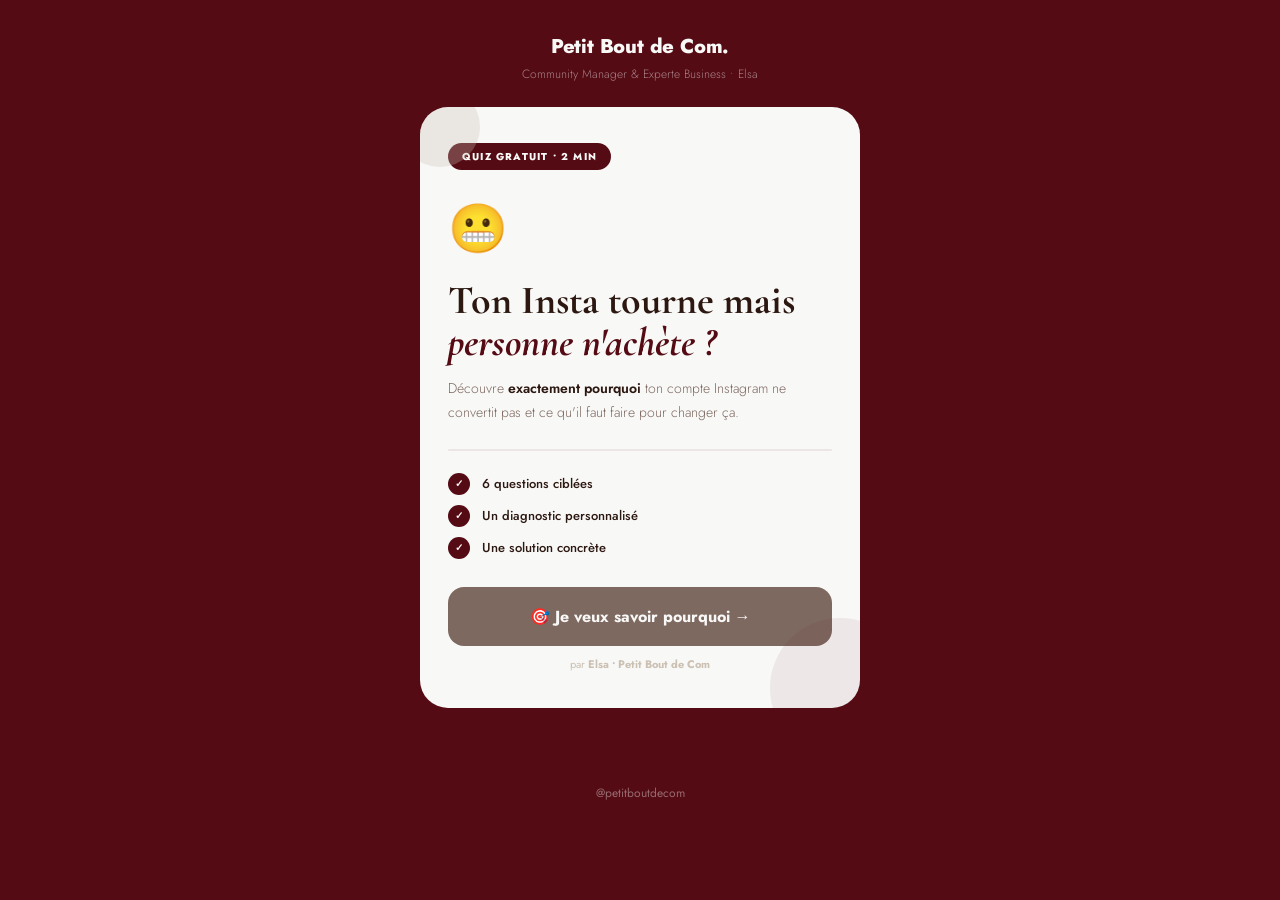
<file: index.html>
<!DOCTYPE html>
<html lang="fr">
<head>
  <meta charset="UTF-8" />
  <meta name="viewport" content="width=device-width, initial-scale=1.0" />
  <title>Petit Bout de Com • Elsa</title>
  <link href="https://fonts.googleapis.com/css2?family=Cormorant+Garamond:ital,wght@0,700;0,900;1,700&family=Jost:wght@300;400;500;600;700;800&display=swap" rel="stylesheet" />
  <style>
    * { box-sizing: border-box; margin: 0; padding: 0; }
    body { background: #550B14; min-height: 100vh; font-family: 'Jost', sans-serif; }
    .logo-bar { text-align: center; padding: 32px 20px 24px; }
    .logo-text { font-size: 20px; font-weight: 800; color: #F8F8F7; letter-spacing: -0.01em; }
    .tagline { font-size: 12px; color: rgba(248,248,247,0.5); font-weight: 300; margin-top: 4px; }
    .page-wrap { max-width: 480px; margin: 0 auto; padding: 0 20px 48px; }
    .card { background: #F8F8F7; border-radius: 28px; padding: 36px 28px; position: relative; overflow: hidden; animation: fadeIn 0.5s ease both; }
    .deco1 { position: absolute; width: 140px; height: 140px; border-radius: 50%; background: rgba(85,11,20,0.07); bottom: -50px; right: -50px; }
    .deco2 { position: absolute; width: 80px; height: 80px; border-radius: 50%; background: rgba(203,192,178,0.3); top: -20px; left: -20px; }
    .badge { display: inline-block; background: #550B14; color: #F8F8F7; font-size: 10px; font-weight: 800; letter-spacing: 0.12em; text-transform: uppercase; padding: 6px 14px; border-radius: 100px; margin-bottom: 24px; }
    .emoji { font-size: 48px; margin-bottom: 16px; display: block; }
    h1 { font-family: 'Cormorant Garamond', serif; font-size: 40px; font-weight: 900; line-height: 1.05; margin-bottom: 14px; color: #2C1810; }
    h1 em { color: #550B14; font-style: italic; }
    p.desc { color: #7E6961; font-size: 14px; font-weight: 300; line-height: 1.7; margin-bottom: 24px; }
    .divider { height: 2px; background: rgba(85,11,20,0.08); margin-bottom: 22px; border-radius: 2px; }
    .check { display: flex; align-items: center; gap: 12px; margin-bottom: 10px; }
    .check-dot { width: 22px; height: 22px; border-radius: 50%; background: #550B14; display: flex; align-items: center; justify-content: center; font-size: 10px; color: #F8F8F7; font-weight: 800; flex-shrink: 0; }
    .check span { font-size: 13px; color: #2C1810; font-weight: 500; }
    .cta { display: block; width: 100%; background: #7E6961; color: #F8F8F7; border-radius: 16px; padding: 18px 20px; font-size: 16px; font-weight: 700; text-align: center; text-decoration: none; transition: all 0.2s; margin-top: 28px; margin-bottom: 10px; }
    .cta:hover { opacity: 0.88; transform: scale(0.98); }
    .cta-note { text-align: center; color: #CBC0B2; font-size: 11px; }
    .footer { text-align: center; padding: 24px; }
    .footer a { color: rgba(248,248,247,0.4); text-decoration: none; font-size: 12px; }
    @keyframes fadeIn { from { opacity:0; transform:translateY(20px); } to { opacity:1; transform:translateY(0); } }
  </style>
</head>
<body>
  <div class="logo-bar">
    <div class="logo-text">Petit Bout de Com.</div>
    <div class="tagline">Community Manager & Experte Business • Elsa</div>
  </div>
  <div class="page-wrap">
    <div class="card">
      <div class="deco1"></div>
      <div class="deco2"></div>
      <span class="badge">Quiz gratuit • 2 min</span>
      <span class="emoji">😬</span>
      <h1>Ton Insta tourne mais <em>personne n'achète ?</em></h1>
      <p class="desc">Découvre <strong style="color:#2C1810;font-weight:600">exactement pourquoi</strong> ton compte Instagram ne convertit pas et ce qu'il faut faire pour changer ça.</p>
      <div class="divider"></div>
      <div class="check"><div class="check-dot">✓</div><span>6 questions ciblées</span></div>
      <div class="check"><div class="check-dot">✓</div><span>Un diagnostic personnalisé</span></div>
      <div class="check"><div class="check-dot">✓</div><span>Une solution concrète</span></div>
      <a href="quiz.html" class="cta">🎯 Je veux savoir pourquoi →</a>
      <p class="cta-note">par <strong>Elsa • Petit Bout de Com</strong></p>
    </div>
  </div>
  <div class="footer"><a href="https://www.instagram.com/petitboutdecom/" target="_blank">@petitboutdecom</a></div>
</body>
</html>
</file>
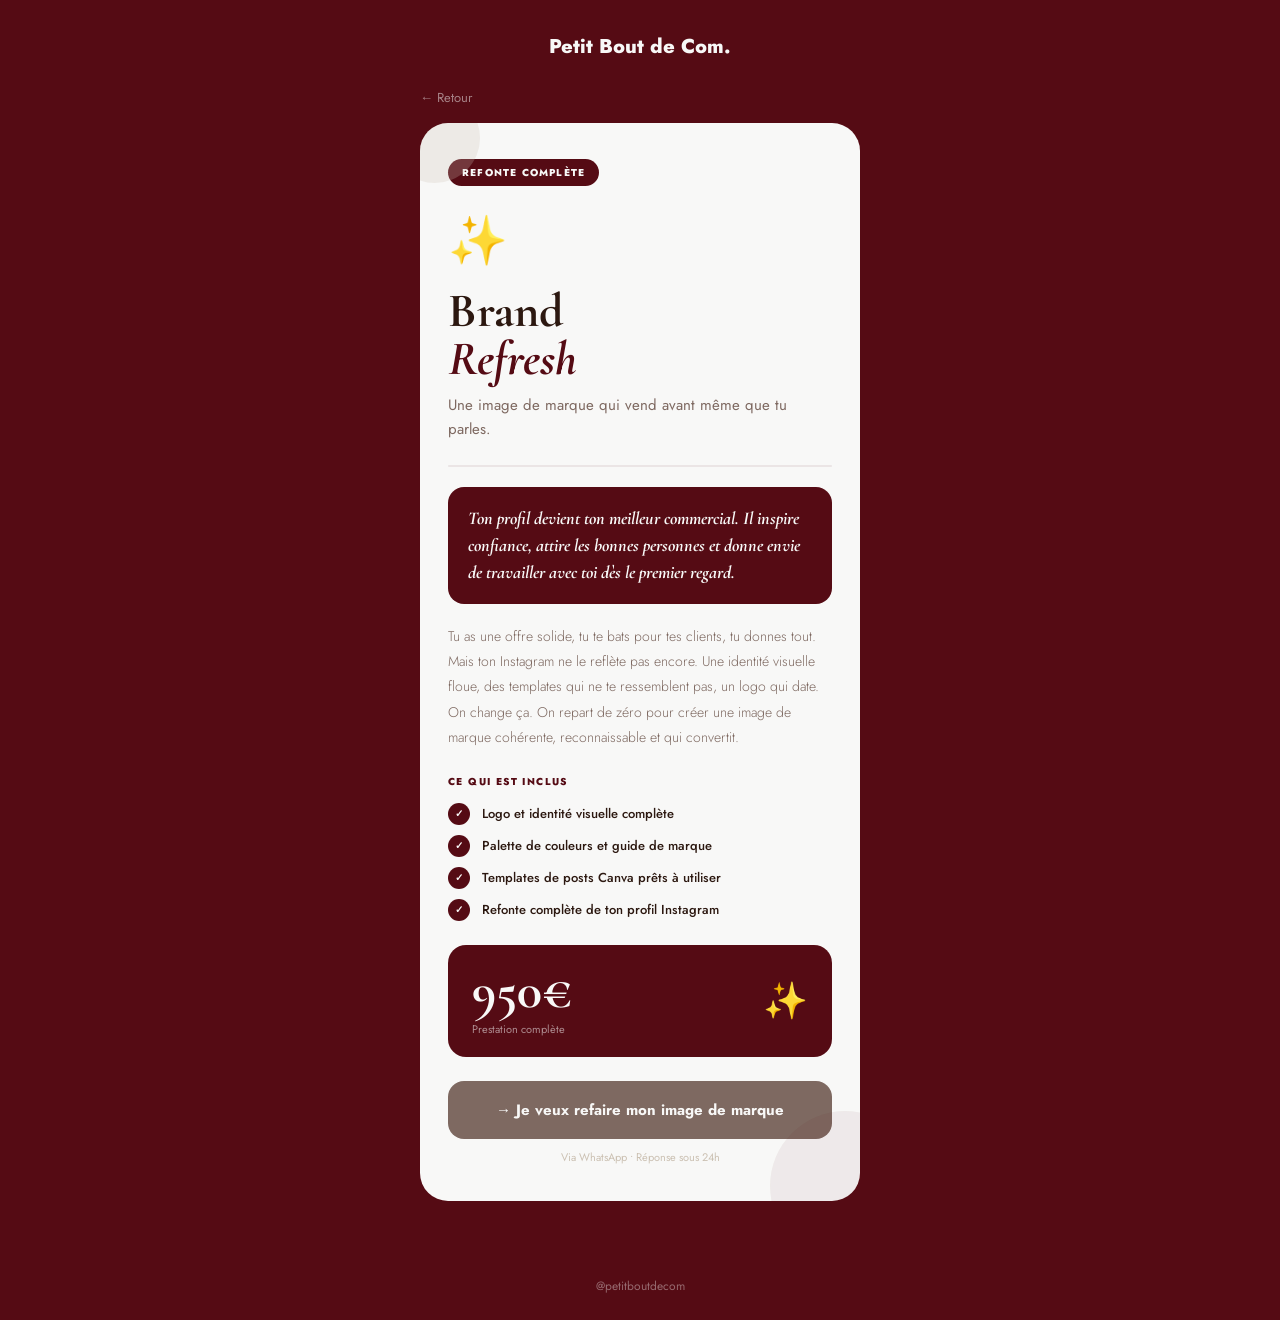
<file: brand-refresh.html>
<!DOCTYPE html>
<html lang="fr">
<head>
  <meta charset="UTF-8" /><meta name="viewport" content="width=device-width, initial-scale=1.0" />
  <title>Brand Refresh • Petit Bout de Com</title>
  <link href="https://fonts.googleapis.com/css2?family=Cormorant+Garamond:ital,wght@0,700;0,900;1,700&family=Jost:wght@300;400;500;600;700;800&display=swap" rel="stylesheet" />
  <style>
    * { box-sizing: border-box; margin: 0; padding: 0; }
    body { background: #550B14; min-height: 100vh; font-family: 'Jost', sans-serif; }
    .logo-bar { text-align: center; padding: 32px 20px 24px; }
    .logo-text { font-size: 20px; font-weight: 800; color: #F8F8F7; }
    .page-wrap { max-width: 480px; margin: 0 auto; padding: 0 20px 48px; }
    .back { display: inline-flex; align-items: center; gap: 6px; color: rgba(248,248,247,0.5); font-size: 13px; text-decoration: none; margin-bottom: 16px; transition: color 0.2s; }
    .back:hover { color: #F8F8F7; }
    .card { background: #F8F8F7; border-radius: 28px; padding: 36px 28px; position: relative; overflow: hidden; animation: fadeIn 0.5s ease both; }
    .deco1 { position: absolute; width: 150px; height: 150px; border-radius: 50%; background: rgba(85,11,20,0.06); bottom: -60px; right: -60px; }
    .deco2 { position: absolute; width: 90px; height: 90px; border-radius: 50%; background: rgba(203,192,178,0.25); top: -30px; left: -30px; }
    .badge { display: inline-block; background: #550B14; color: #F8F8F7; font-size: 10px; font-weight: 800; letter-spacing: 0.12em; text-transform: uppercase; padding: 6px 14px; border-radius: 100px; margin-bottom: 20px; }
    .emoji { font-size: 48px; margin-bottom: 12px; display: block; }
    h1 { font-family: 'Cormorant Garamond', serif; font-size: 48px; font-weight: 900; line-height: 1.0; margin-bottom: 10px; color: #2C1810; }
    h1 em { color: #550B14; font-style: italic; }
    .subtitle { color: #7E6961; font-size: 15px; font-weight: 400; line-height: 1.6; margin-bottom: 24px; }
    .divider { height: 2px; background: rgba(85,11,20,0.08); margin-bottom: 20px; border-radius: 2px; }
    .value-box { background: #550B14; border-radius: 16px; padding: 18px 20px; margin-bottom: 20px; }
    .value-box p { font-family: 'Cormorant Garamond', serif; color: #F8F8F7; font-size: 18px; font-weight: 700; line-height: 1.5; font-style: italic; }
    .desc { color: #7E6961; font-size: 14px; font-weight: 300; line-height: 1.8; margin-bottom: 24px; }
    .inclus-title { font-size: 10px; font-weight: 800; letter-spacing: 0.14em; text-transform: uppercase; color: #550B14; margin-bottom: 14px; }
    .item { display: flex; align-items: center; gap: 12px; margin-bottom: 10px; }
    .dot { width: 22px; height: 22px; border-radius: 50%; background: #550B14; display: flex; align-items: center; justify-content: center; font-size: 10px; color: #F8F8F7; font-weight: 800; flex-shrink: 0; }
    .item span { font-size: 13px; color: #2C1810; font-weight: 500; }
    .price-box { background: #550B14; border-radius: 18px; padding: 20px 24px; margin: 24px 0; display: flex; align-items: center; justify-content: space-between; }
    .price { font-family: 'Cormorant Garamond', serif; font-size: 52px; font-weight: 900; color: #F8F8F7; line-height: 1; }
    .price-label { font-size: 11px; color: rgba(248,248,247,0.55); margin-top: 4px; }
    .cta { display: block; width: 100%; background: #7E6961; color: #F8F8F7; border-radius: 16px; padding: 18px 20px; font-size: 15px; font-weight: 700; text-align: center; text-decoration: none; transition: all 0.2s; margin-bottom: 10px; }
    .cta:hover { opacity: 0.88; transform: scale(0.98); }
    .cta-note { text-align: center; color: #CBC0B2; font-size: 11px; }
    .footer { text-align: center; padding: 24px; }
    .footer a { color: rgba(248,248,247,0.4); text-decoration: none; font-size: 12px; }
    @keyframes fadeIn { from { opacity:0; transform:translateY(20px); } to { opacity:1; transform:translateY(0); } }
  </style>
</head>
<body>
  <div class="logo-bar"><div class="logo-text">Petit Bout de Com.</div></div>
  <div class="page-wrap">
    <a href="index.html" class="back">← Retour</a>
    <div class="card">
      <div class="deco1"></div><div class="deco2"></div>
      <span class="badge">Refonte complète</span>
      <span class="emoji">✨</span>
      <h1>Brand<br /><em>Refresh</em></h1>
      <p class="subtitle">Une image de marque qui vend avant même que tu parles.</p>
      <div class="divider"></div>
      <div class="value-box">
        <p>Ton profil devient ton meilleur commercial. Il inspire confiance, attire les bonnes personnes et donne envie de travailler avec toi dès le premier regard.</p>
      </div>
      <p class="desc">Tu as une offre solide, tu te bats pour tes clients, tu donnes tout. Mais ton Instagram ne le reflète pas encore. Une identité visuelle floue, des templates qui ne te ressemblent pas, un logo qui date. On change ça. On repart de zéro pour créer une image de marque cohérente, reconnaissable et qui convertit.</p>
      <p class="inclus-title">Ce qui est inclus</p>
      <div class="item"><div class="dot">✓</div><span>Logo et identité visuelle complète</span></div>
      <div class="item"><div class="dot">✓</div><span>Palette de couleurs et guide de marque</span></div>
      <div class="item"><div class="dot">✓</div><span>Templates de posts Canva prêts à utiliser</span></div>
      <div class="item"><div class="dot">✓</div><span>Refonte complète de ton profil Instagram</span></div>
      <div class="price-box">
        <div><div class="price">950€</div><div class="price-label">Prestation complète</div></div>
        <span style="font-size:36px">✨</span>
      </div>
      <a href="https://wa.me/590690063830" class="cta" target="_blank">→ Je veux refaire mon image de marque</a>
      <p class="cta-note">Via WhatsApp • Réponse sous 24h</p>
    </div>
  </div>
  <div class="footer"><a href="https://www.instagram.com/petitboutdecom/" target="_blank">@petitboutdecom</a></div>
</body>
</html>
</file>
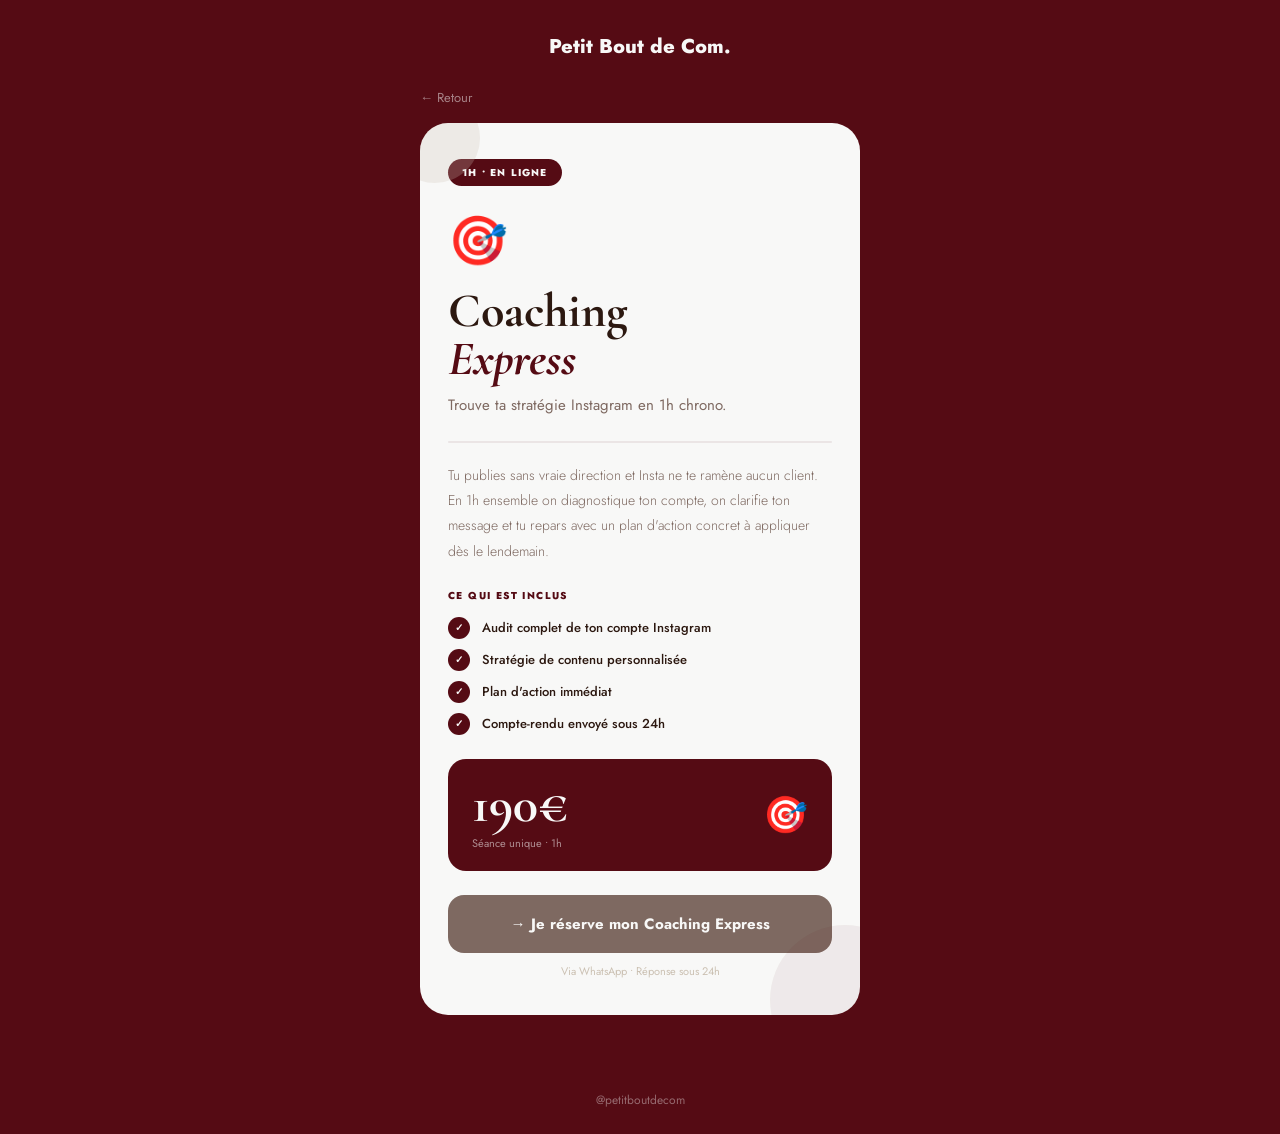
<file: coaching-express.html>
<!DOCTYPE html>
<html lang="fr">
<head>
  <meta charset="UTF-8" /><meta name="viewport" content="width=device-width, initial-scale=1.0" />
  <title>Coaching Express • Petit Bout de Com</title>
  <link href="https://fonts.googleapis.com/css2?family=Cormorant+Garamond:ital,wght@0,700;0,900;1,700&family=Jost:wght@300;400;500;600;700;800&display=swap" rel="stylesheet" />
  <style>
    * { box-sizing: border-box; margin: 0; padding: 0; }
    body { background: #550B14; min-height: 100vh; font-family: 'Jost', sans-serif; }
    .logo-bar { text-align: center; padding: 32px 20px 24px; }
    .logo-text { font-size: 20px; font-weight: 800; color: #F8F8F7; }
    .page-wrap { max-width: 480px; margin: 0 auto; padding: 0 20px 48px; }
    .back { display: inline-flex; align-items: center; gap: 6px; color: rgba(248,248,247,0.5); font-size: 13px; text-decoration: none; margin-bottom: 16px; transition: color 0.2s; }
    .back:hover { color: #F8F8F7; }
    .card { background: #F8F8F7; border-radius: 28px; padding: 36px 28px; position: relative; overflow: hidden; animation: fadeIn 0.5s ease both; }
    .deco1 { position: absolute; width: 150px; height: 150px; border-radius: 50%; background: rgba(85,11,20,0.06); bottom: -60px; right: -60px; }
    .deco2 { position: absolute; width: 90px; height: 90px; border-radius: 50%; background: rgba(203,192,178,0.25); top: -30px; left: -30px; }
    .badge { display: inline-block; background: #550B14; color: #F8F8F7; font-size: 10px; font-weight: 800; letter-spacing: 0.12em; text-transform: uppercase; padding: 6px 14px; border-radius: 100px; margin-bottom: 20px; }
    .emoji { font-size: 48px; margin-bottom: 12px; display: block; }
    h1 { font-family: 'Cormorant Garamond', serif; font-size: 48px; font-weight: 900; line-height: 1.0; margin-bottom: 10px; color: #2C1810; }
    h1 em { color: #550B14; font-style: italic; }
    .subtitle { color: #7E6961; font-size: 15px; font-weight: 400; line-height: 1.6; margin-bottom: 24px; }
    .divider { height: 2px; background: rgba(85,11,20,0.08); margin-bottom: 20px; border-radius: 2px; }
    .desc { color: #7E6961; font-size: 14px; font-weight: 300; line-height: 1.8; margin-bottom: 24px; }
    .inclus-title { font-size: 10px; font-weight: 800; letter-spacing: 0.14em; text-transform: uppercase; color: #550B14; margin-bottom: 14px; }
    .item { display: flex; align-items: center; gap: 12px; margin-bottom: 10px; }
    .dot { width: 22px; height: 22px; border-radius: 50%; background: #550B14; display: flex; align-items: center; justify-content: center; font-size: 10px; color: #F8F8F7; font-weight: 800; flex-shrink: 0; }
    .item span { font-size: 13px; color: #2C1810; font-weight: 500; }
    .price-box { background: #550B14; border-radius: 18px; padding: 20px 24px; margin: 24px 0; display: flex; align-items: center; justify-content: space-between; }
    .price { font-family: 'Cormorant Garamond', serif; font-size: 52px; font-weight: 900; color: #F8F8F7; line-height: 1; }
    .price-label { font-size: 11px; color: rgba(248,248,247,0.55); margin-top: 4px; }
    .cta { display: block; width: 100%; background: #7E6961; color: #F8F8F7; border-radius: 16px; padding: 18px 20px; font-size: 15px; font-weight: 700; text-align: center; text-decoration: none; transition: all 0.2s; margin-bottom: 10px; }
    .cta:hover { opacity: 0.88; transform: scale(0.98); }
    .cta-note { text-align: center; color: #CBC0B2; font-size: 11px; }
    .footer { text-align: center; padding: 24px; }
    .footer a { color: rgba(248,248,247,0.4); text-decoration: none; font-size: 12px; }
    @keyframes fadeIn { from { opacity:0; transform:translateY(20px); } to { opacity:1; transform:translateY(0); } }
  </style>
</head>
<body>
  <div class="logo-bar"><div class="logo-text">Petit Bout de Com.</div></div>
  <div class="page-wrap">
    <a href="index.html" class="back">← Retour</a>
    <div class="card">
      <div class="deco1"></div><div class="deco2"></div>
      <span class="badge">1h • En ligne</span>
      <span class="emoji">🎯</span>
      <h1>Coaching<br /><em>Express</em></h1>
      <p class="subtitle">Trouve ta stratégie Instagram en 1h chrono.</p>
      <div class="divider"></div>
      <p class="desc">Tu publies sans vraie direction et Insta ne te ramène aucun client. En 1h ensemble on diagnostique ton compte, on clarifie ton message et tu repars avec un plan d'action concret à appliquer dès le lendemain.</p>
      <p class="inclus-title">Ce qui est inclus</p>
      <div class="item"><div class="dot">✓</div><span>Audit complet de ton compte Instagram</span></div>
      <div class="item"><div class="dot">✓</div><span>Stratégie de contenu personnalisée</span></div>
      <div class="item"><div class="dot">✓</div><span>Plan d'action immédiat</span></div>
      <div class="item"><div class="dot">✓</div><span>Compte-rendu envoyé sous 24h</span></div>
      <div class="price-box">
        <div><div class="price">190€</div><div class="price-label">Séance unique • 1h</div></div>
        <span style="font-size:36px">🎯</span>
      </div>
      <a href="https://wa.me/590690063830" class="cta" target="_blank">→ Je réserve mon Coaching Express</a>
      <p class="cta-note">Via WhatsApp • Réponse sous 24h</p>
    </div>
  </div>
  <div class="footer"><a href="https://www.instagram.com/petitboutdecom/" target="_blank">@petitboutdecom</a></div>
</body>
</html>
</file>
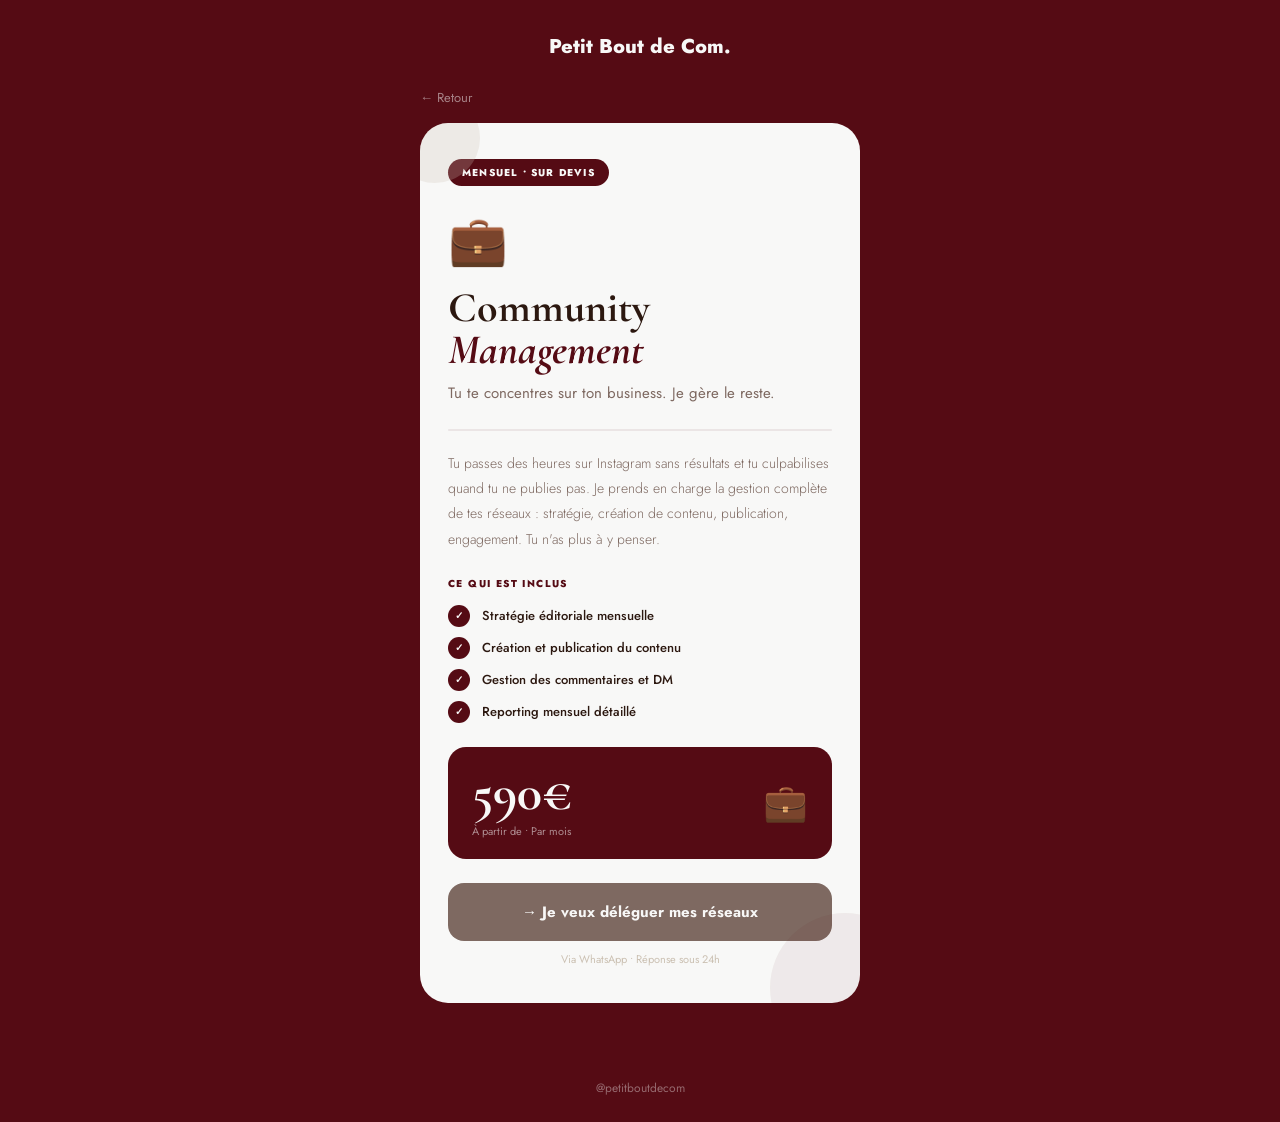
<file: community-management.html>
<!DOCTYPE html>
<html lang="fr">
<head>
  <meta charset="UTF-8" /><meta name="viewport" content="width=device-width, initial-scale=1.0" />
  <title>Community Management • Petit Bout de Com</title>
  <link href="https://fonts.googleapis.com/css2?family=Cormorant+Garamond:ital,wght@0,700;0,900;1,700&family=Jost:wght@300;400;500;600;700;800&display=swap" rel="stylesheet" />
  <style>
    * { box-sizing: border-box; margin: 0; padding: 0; }
    body { background: #550B14; min-height: 100vh; font-family: 'Jost', sans-serif; }
    .logo-bar { text-align: center; padding: 32px 20px 24px; }
    .logo-text { font-size: 20px; font-weight: 800; color: #F8F8F7; }
    .page-wrap { max-width: 480px; margin: 0 auto; padding: 0 20px 48px; }
    .back { display: inline-flex; align-items: center; gap: 6px; color: rgba(248,248,247,0.5); font-size: 13px; text-decoration: none; margin-bottom: 16px; transition: color 0.2s; }
    .back:hover { color: #F8F8F7; }
    .card { background: #F8F8F7; border-radius: 28px; padding: 36px 28px; position: relative; overflow: hidden; animation: fadeIn 0.5s ease both; }
    .deco1 { position: absolute; width: 150px; height: 150px; border-radius: 50%; background: rgba(85,11,20,0.06); bottom: -60px; right: -60px; }
    .deco2 { position: absolute; width: 90px; height: 90px; border-radius: 50%; background: rgba(203,192,178,0.25); top: -30px; left: -30px; }
    .badge { display: inline-block; background: #550B14; color: #F8F8F7; font-size: 10px; font-weight: 800; letter-spacing: 0.12em; text-transform: uppercase; padding: 6px 14px; border-radius: 100px; margin-bottom: 20px; }
    .emoji { font-size: 48px; margin-bottom: 12px; display: block; }
    h1 { font-family: 'Cormorant Garamond', serif; font-size: 42px; font-weight: 900; line-height: 1.0; margin-bottom: 10px; color: #2C1810; }
    h1 em { color: #550B14; font-style: italic; }
    .subtitle { color: #7E6961; font-size: 15px; font-weight: 400; line-height: 1.6; margin-bottom: 24px; }
    .divider { height: 2px; background: rgba(85,11,20,0.08); margin-bottom: 20px; border-radius: 2px; }
    .desc { color: #7E6961; font-size: 14px; font-weight: 300; line-height: 1.8; margin-bottom: 24px; }
    .inclus-title { font-size: 10px; font-weight: 800; letter-spacing: 0.14em; text-transform: uppercase; color: #550B14; margin-bottom: 14px; }
    .item { display: flex; align-items: center; gap: 12px; margin-bottom: 10px; }
    .dot { width: 22px; height: 22px; border-radius: 50%; background: #550B14; display: flex; align-items: center; justify-content: center; font-size: 10px; color: #F8F8F7; font-weight: 800; flex-shrink: 0; }
    .item span { font-size: 13px; color: #2C1810; font-weight: 500; }
    .price-box { background: #550B14; border-radius: 18px; padding: 20px 24px; margin: 24px 0; display: flex; align-items: center; justify-content: space-between; }
    .price { font-family: 'Cormorant Garamond', serif; font-size: 52px; font-weight: 900; color: #F8F8F7; line-height: 1; }
    .price-label { font-size: 11px; color: rgba(248,248,247,0.55); margin-top: 4px; }
    .cta { display: block; width: 100%; background: #7E6961; color: #F8F8F7; border-radius: 16px; padding: 18px 20px; font-size: 15px; font-weight: 700; text-align: center; text-decoration: none; transition: all 0.2s; margin-bottom: 10px; }
    .cta:hover { opacity: 0.88; transform: scale(0.98); }
    .cta-note { text-align: center; color: #CBC0B2; font-size: 11px; }
    .footer { text-align: center; padding: 24px; }
    .footer a { color: rgba(248,248,247,0.4); text-decoration: none; font-size: 12px; }
    @keyframes fadeIn { from { opacity:0; transform:translateY(20px); } to { opacity:1; transform:translateY(0); } }
  </style>
</head>
<body>
  <div class="logo-bar"><div class="logo-text">Petit Bout de Com.</div></div>
  <div class="page-wrap">
    <a href="index.html" class="back">← Retour</a>
    <div class="card">
      <div class="deco1"></div><div class="deco2"></div>
      <span class="badge">Mensuel • Sur devis</span>
      <span class="emoji">💼</span>
      <h1>Community<br /><em>Management</em></h1>
      <p class="subtitle">Tu te concentres sur ton business. Je gère le reste.</p>
      <div class="divider"></div>
      <p class="desc">Tu passes des heures sur Instagram sans résultats et tu culpabilises quand tu ne publies pas. Je prends en charge la gestion complète de tes réseaux : stratégie, création de contenu, publication, engagement. Tu n'as plus à y penser.</p>
      <p class="inclus-title">Ce qui est inclus</p>
      <div class="item"><div class="dot">✓</div><span>Stratégie éditoriale mensuelle</span></div>
      <div class="item"><div class="dot">✓</div><span>Création et publication du contenu</span></div>
      <div class="item"><div class="dot">✓</div><span>Gestion des commentaires et DM</span></div>
      <div class="item"><div class="dot">✓</div><span>Reporting mensuel détaillé</span></div>
      <div class="price-box">
        <div><div class="price">590€</div><div class="price-label">À partir de • Par mois</div></div>
        <span style="font-size:36px">💼</span>
      </div>
      <a href="https://wa.me/590690063830" class="cta" target="_blank">→ Je veux déléguer mes réseaux</a>
      <p class="cta-note">Via WhatsApp • Réponse sous 24h</p>
    </div>
  </div>
  <div class="footer"><a href="https://www.instagram.com/petitboutdecom/" target="_blank">@petitboutdecom</a></div>
</body>
</html>
</file>
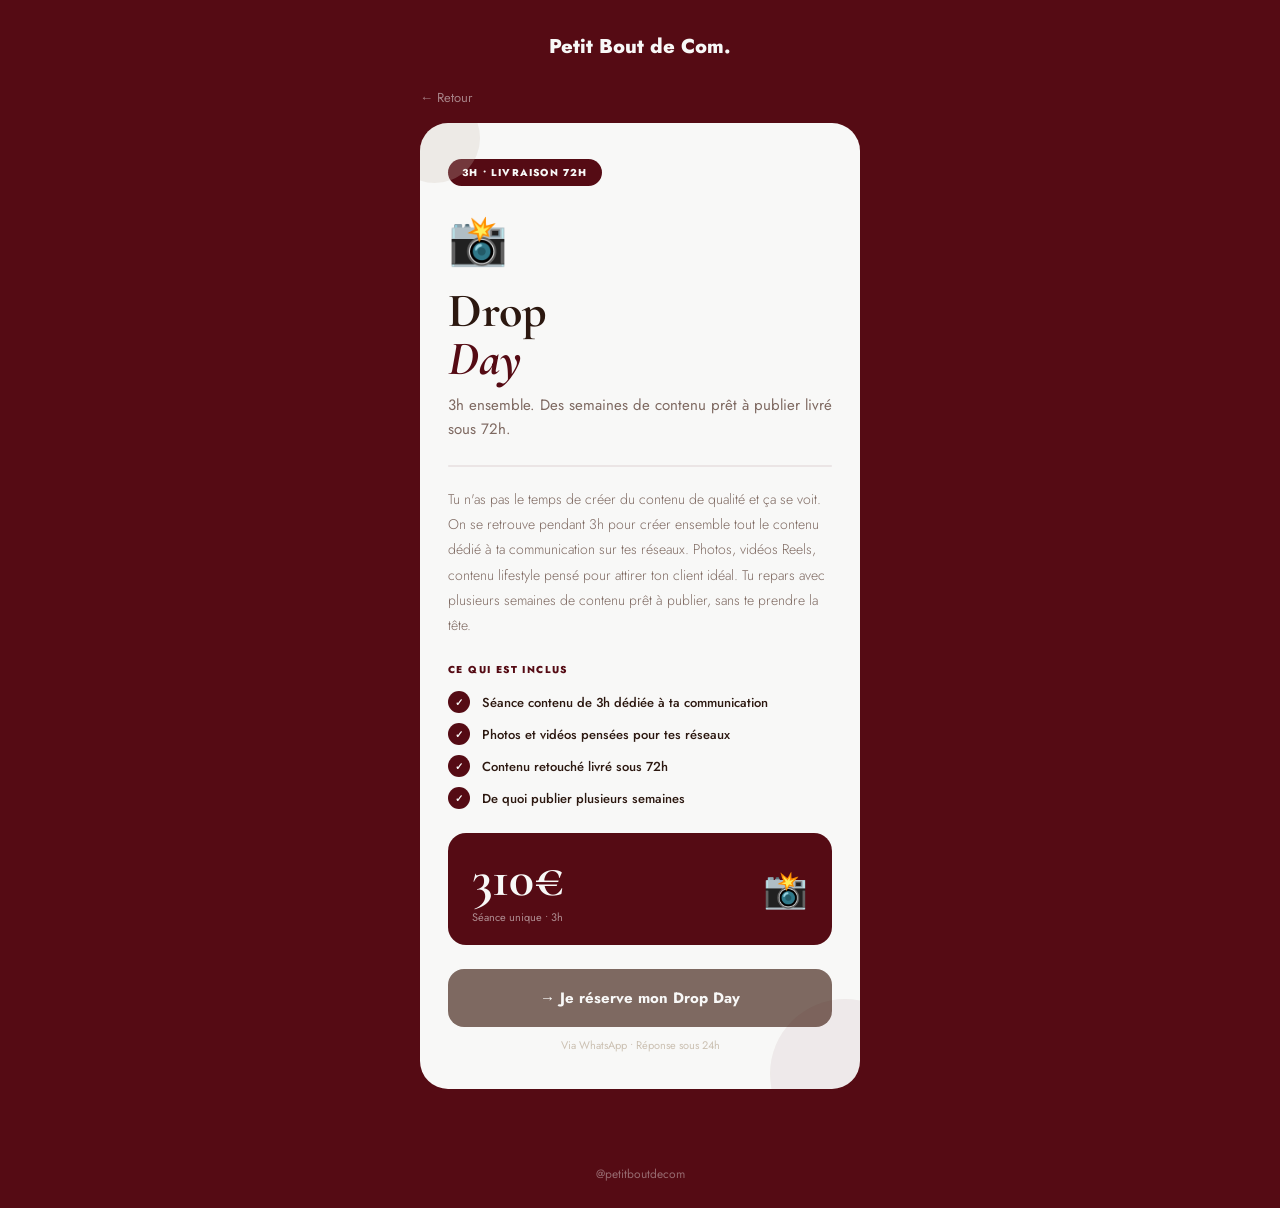
<file: drop-day.html>
<!DOCTYPE html>
<html lang="fr">
<head>
  <meta charset="UTF-8" /><meta name="viewport" content="width=device-width, initial-scale=1.0" />
  <title>Drop Day • Petit Bout de Com</title>
  <link href="https://fonts.googleapis.com/css2?family=Cormorant+Garamond:ital,wght@0,700;0,900;1,700&family=Jost:wght@300;400;500;600;700;800&display=swap" rel="stylesheet" />
  <style>
    * { box-sizing: border-box; margin: 0; padding: 0; }
    body { background: #550B14; min-height: 100vh; font-family: 'Jost', sans-serif; }
    .logo-bar { text-align: center; padding: 32px 20px 24px; }
    .logo-text { font-size: 20px; font-weight: 800; color: #F8F8F7; }
    .page-wrap { max-width: 480px; margin: 0 auto; padding: 0 20px 48px; }
    .back { display: inline-flex; align-items: center; gap: 6px; color: rgba(248,248,247,0.5); font-size: 13px; text-decoration: none; margin-bottom: 16px; transition: color 0.2s; }
    .back:hover { color: #F8F8F7; }
    .card { background: #F8F8F7; border-radius: 28px; padding: 36px 28px; position: relative; overflow: hidden; animation: fadeIn 0.5s ease both; }
    .deco1 { position: absolute; width: 150px; height: 150px; border-radius: 50%; background: rgba(85,11,20,0.06); bottom: -60px; right: -60px; }
    .deco2 { position: absolute; width: 90px; height: 90px; border-radius: 50%; background: rgba(203,192,178,0.25); top: -30px; left: -30px; }
    .badge { display: inline-block; background: #550B14; color: #F8F8F7; font-size: 10px; font-weight: 800; letter-spacing: 0.12em; text-transform: uppercase; padding: 6px 14px; border-radius: 100px; margin-bottom: 20px; }
    .emoji { font-size: 48px; margin-bottom: 12px; display: block; }
    h1 { font-family: 'Cormorant Garamond', serif; font-size: 48px; font-weight: 900; line-height: 1.0; margin-bottom: 10px; color: #2C1810; }
    h1 em { color: #550B14; font-style: italic; }
    .subtitle { color: #7E6961; font-size: 15px; font-weight: 400; line-height: 1.6; margin-bottom: 24px; }
    .divider { height: 2px; background: rgba(85,11,20,0.08); margin-bottom: 20px; border-radius: 2px; }
    .desc { color: #7E6961; font-size: 14px; font-weight: 300; line-height: 1.8; margin-bottom: 24px; }
    .inclus-title { font-size: 10px; font-weight: 800; letter-spacing: 0.14em; text-transform: uppercase; color: #550B14; margin-bottom: 14px; }
    .item { display: flex; align-items: center; gap: 12px; margin-bottom: 10px; }
    .dot { width: 22px; height: 22px; border-radius: 50%; background: #550B14; display: flex; align-items: center; justify-content: center; font-size: 10px; color: #F8F8F7; font-weight: 800; flex-shrink: 0; }
    .item span { font-size: 13px; color: #2C1810; font-weight: 500; }
    .price-box { background: #550B14; border-radius: 18px; padding: 20px 24px; margin: 24px 0; display: flex; align-items: center; justify-content: space-between; }
    .price { font-family: 'Cormorant Garamond', serif; font-size: 52px; font-weight: 900; color: #F8F8F7; line-height: 1; }
    .price-label { font-size: 11px; color: rgba(248,248,247,0.55); margin-top: 4px; }
    .cta { display: block; width: 100%; background: #7E6961; color: #F8F8F7; border-radius: 16px; padding: 18px 20px; font-size: 15px; font-weight: 700; text-align: center; text-decoration: none; transition: all 0.2s; margin-bottom: 10px; }
    .cta:hover { opacity: 0.88; transform: scale(0.98); }
    .cta-note { text-align: center; color: #CBC0B2; font-size: 11px; }
    .footer { text-align: center; padding: 24px; }
    .footer a { color: rgba(248,248,247,0.4); text-decoration: none; font-size: 12px; }
    @keyframes fadeIn { from { opacity:0; transform:translateY(20px); } to { opacity:1; transform:translateY(0); } }
  </style>
</head>
<body>
  <div class="logo-bar"><div class="logo-text">Petit Bout de Com.</div></div>
  <div class="page-wrap">
    <a href="index.html" class="back">← Retour</a>
    <div class="card">
      <div class="deco1"></div><div class="deco2"></div>
      <span class="badge">3h • Livraison 72h</span>
      <span class="emoji">📸</span>
      <h1>Drop<br /><em>Day</em></h1>
      <p class="subtitle">3h ensemble. Des semaines de contenu prêt à publier livré sous 72h.</p>
      <div class="divider"></div>
      <p class="desc">Tu n'as pas le temps de créer du contenu de qualité et ça se voit. On se retrouve pendant 3h pour créer ensemble tout le contenu dédié à ta communication sur tes réseaux. Photos, vidéos Reels, contenu lifestyle pensé pour attirer ton client idéal. Tu repars avec plusieurs semaines de contenu prêt à publier, sans te prendre la tête.</p>
      <p class="inclus-title">Ce qui est inclus</p>
      <div class="item"><div class="dot">✓</div><span>Séance contenu de 3h dédiée à ta communication</span></div>
      <div class="item"><div class="dot">✓</div><span>Photos et vidéos pensées pour tes réseaux</span></div>
      <div class="item"><div class="dot">✓</div><span>Contenu retouché livré sous 72h</span></div>
      <div class="item"><div class="dot">✓</div><span>De quoi publier plusieurs semaines</span></div>
      <div class="price-box">
        <div><div class="price">310€</div><div class="price-label">Séance unique • 3h</div></div>
        <span style="font-size:36px">📸</span>
      </div>
      <a href="https://wa.me/590690063830" class="cta" target="_blank">→ Je réserve mon Drop Day</a>
      <p class="cta-note">Via WhatsApp • Réponse sous 24h</p>
    </div>
  </div>
  <div class="footer"><a href="https://www.instagram.com/petitboutdecom/" target="_blank">@petitboutdecom</a></div>
</body>
</html>
</file>
